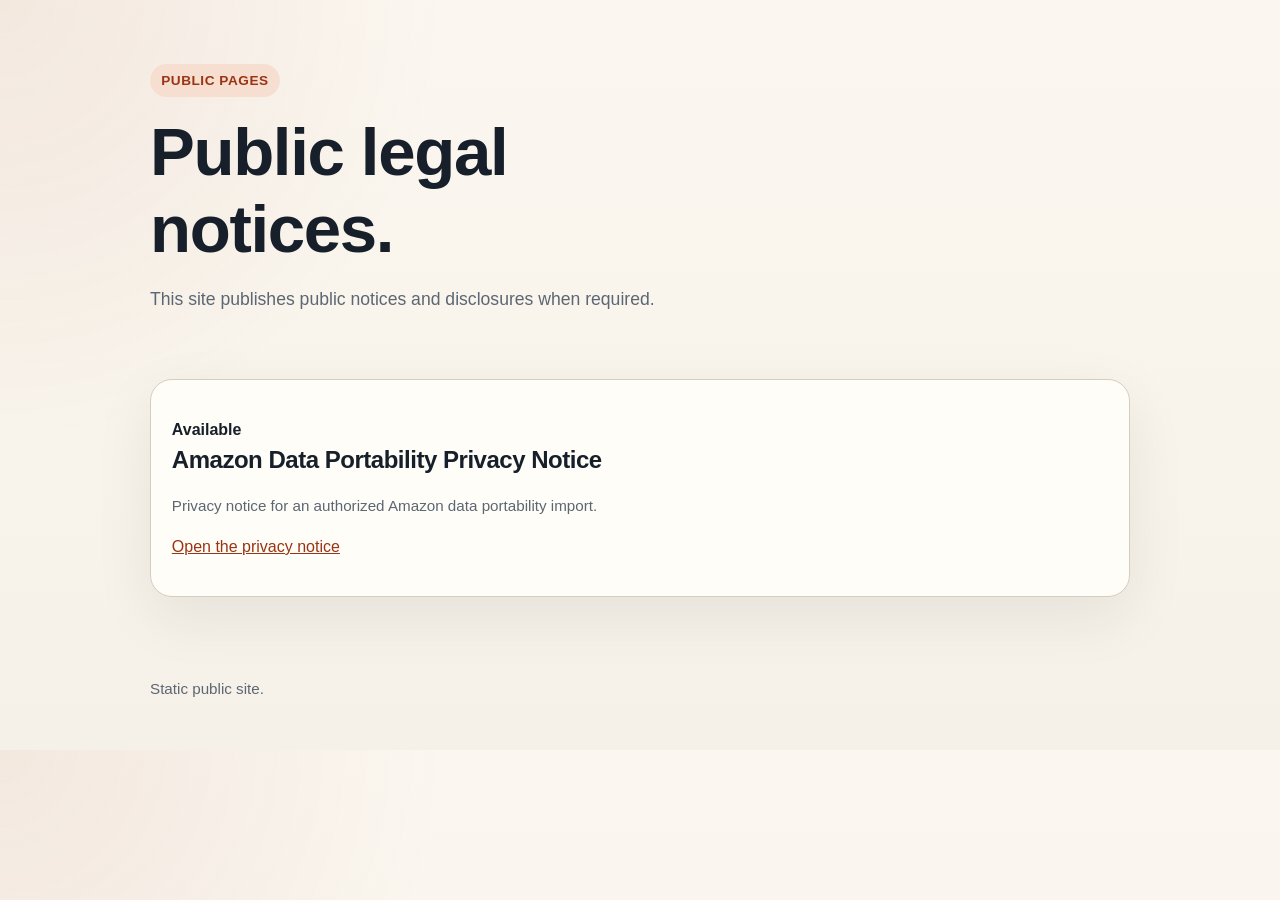
<file: index.html>
<!doctype html>
<html lang="en">
  <head>
    <meta charset="utf-8">
    <meta name="viewport" content="width=device-width, initial-scale=1">
    <title>FNLOZZIO Public Pages</title>
    <meta
      name="description"
      content="Public legal notices and disclosures."
    >
    <link rel="stylesheet" href="/assets/site.css">
  </head>
  <body>
    <main>
      <section class="hero">
        <div class="wrap">
          <p class="eyebrow">Public Pages</p>
          <h1>Public legal notices.</h1>
          <p class="lede">
            This site publishes public notices and disclosures when required.
          </p>
        </div>
      </section>

      <section class="section">
        <div class="wrap">
          <article class="card">
            <p class="kicker">Available</p>
            <h2>Amazon Data Portability Privacy Notice</h2>
            <p class="meta">
              Privacy notice for an authorized Amazon data portability import.
            </p>
            <p>
              <a href="/legal/amazon-portability-privacy/">Open the privacy notice</a>
            </p>
          </article>
        </div>
      </section>
    </main>

    <footer>
      <div class="wrap">
        Static public site.
      </div>
    </footer>
  </body>
</html>
</file>
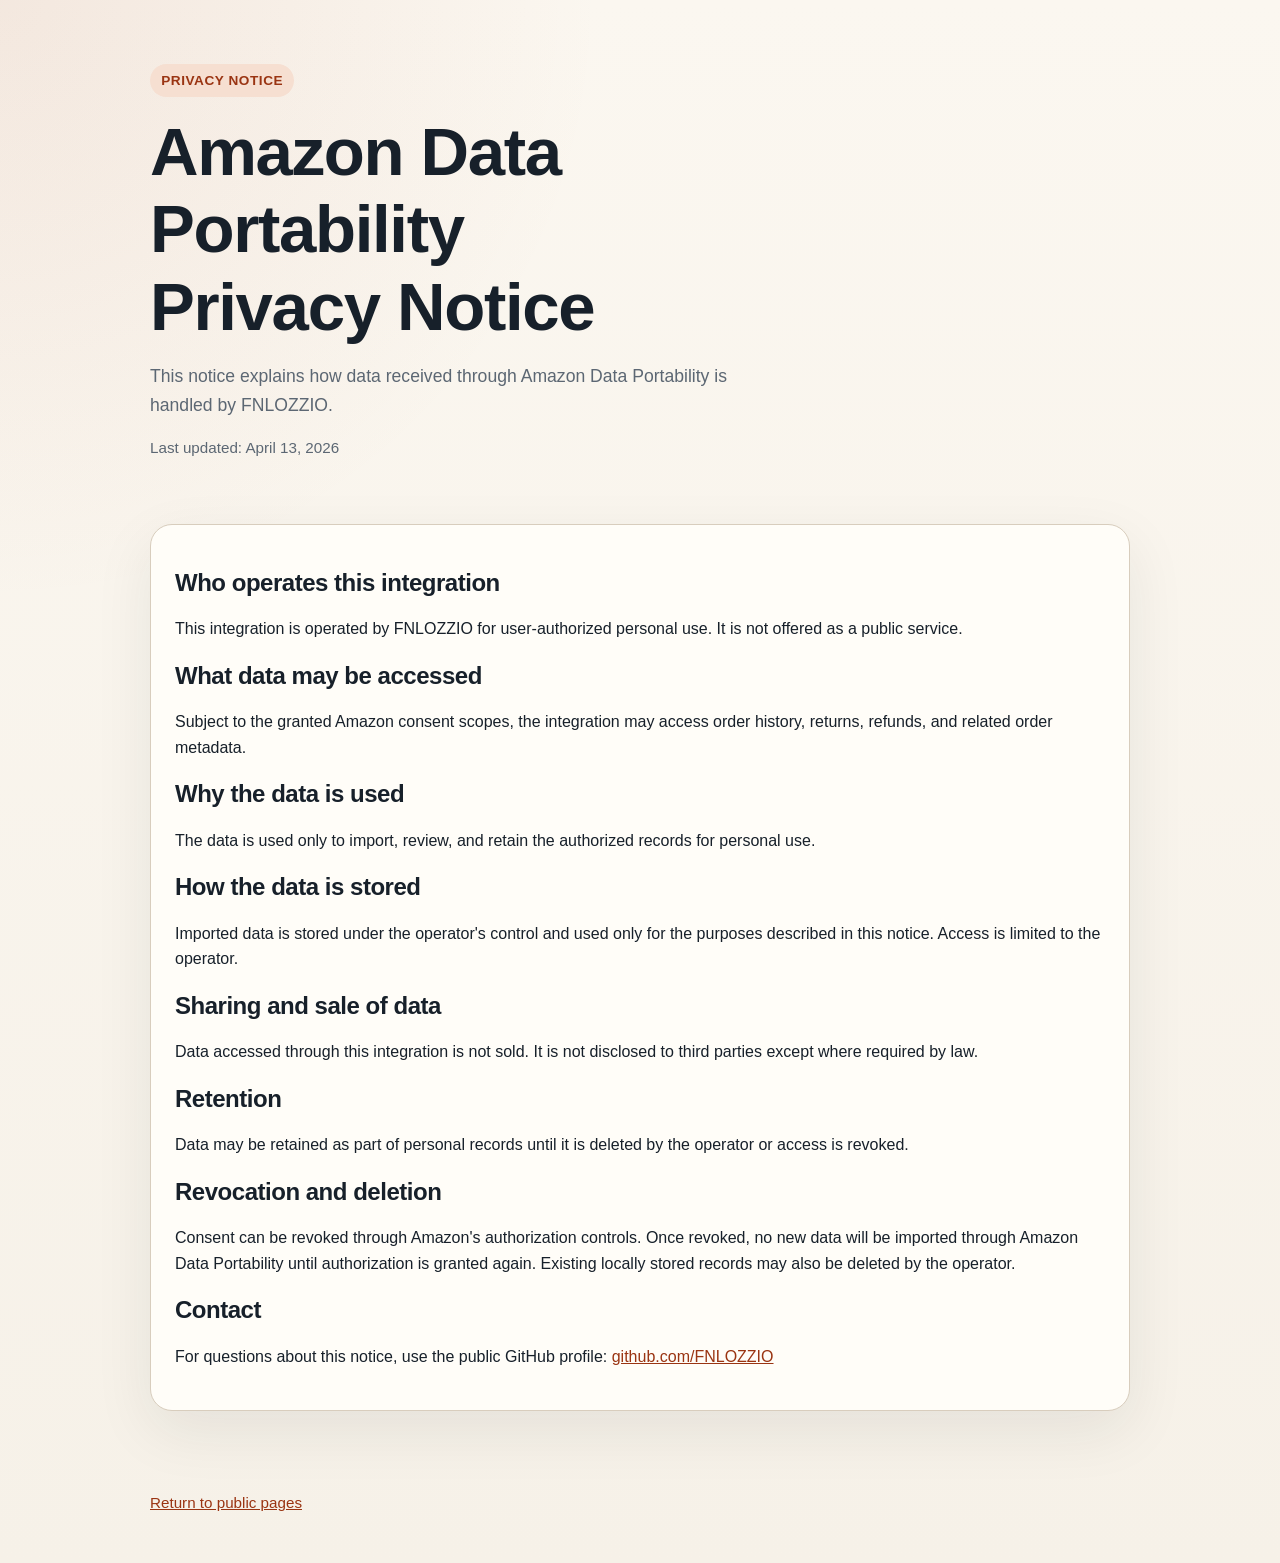
<file: legal/amazon-portability-privacy/index.html>
<!doctype html>
<html lang="en">
  <head>
    <meta charset="utf-8">
    <meta name="viewport" content="width=device-width, initial-scale=1">
    <title>Amazon Data Portability Privacy Notice</title>
    <meta
      name="description"
      content="Privacy notice for an authorized Amazon data portability import."
    >
    <link rel="stylesheet" href="/assets/site.css">
  </head>
  <body>
    <main>
      <section class="hero">
        <div class="wrap">
          <p class="eyebrow">Privacy Notice</p>
          <h1>Amazon Data Portability Privacy Notice</h1>
          <p class="lede">
            This notice explains how data received through Amazon Data Portability is handled by FNLOZZIO.
          </p>
          <p class="meta">Last updated: April 13, 2026</p>
        </div>
      </section>

      <section class="section">
        <div class="wrap panel">
          <h2>Who operates this integration</h2>
          <p>
            This integration is operated by FNLOZZIO for user-authorized personal use. It is not offered as a public service.
          </p>

          <h2>What data may be accessed</h2>
          <p>
            Subject to the granted Amazon consent scopes, the integration may access order history,
            returns, refunds, and related order metadata.
          </p>

          <h2>Why the data is used</h2>
          <p>
            The data is used only to import, review, and retain the authorized records for personal use.
          </p>

          <h2>How the data is stored</h2>
          <p>
            Imported data is stored under the operator's control and used only for the purposes described in this notice.
            Access is limited to the operator.
          </p>

          <h2>Sharing and sale of data</h2>
          <p>
            Data accessed through this integration is not sold. It is not disclosed to third parties except where required by law.
          </p>

          <h2>Retention</h2>
          <p>
            Data may be retained as part of personal records until it is deleted by the operator or access is revoked.
          </p>

          <h2>Revocation and deletion</h2>
          <p>
            Consent can be revoked through Amazon's authorization controls. Once revoked, no
            new data will be imported through Amazon Data Portability until authorization is
            granted again. Existing locally stored records may also be deleted by the operator.
          </p>

          <h2>Contact</h2>
          <p>
            For questions about this notice, use the public GitHub profile:
            <a href="https://github.com/FNLOZZIO">github.com/FNLOZZIO</a>
          </p>
        </div>
      </section>
    </main>

    <footer>
      <div class="wrap">
        <a href="/">Return to public pages</a>
      </div>
    </footer>
  </body>
</html>
</file>
<file: assets/site.css>
:root {
  color-scheme: light;
  --bg: #f6f1e8;
  --paper: #fffdf8;
  --ink: #17202a;
  --muted: #5c6773;
  --line: #d8cdbd;
  --accent: #9a3412;
  --accent-soft: #f6dfd1;
  --shadow: 0 20px 60px rgba(23, 32, 42, 0.08);
  --max: 980px;
}

* {
  box-sizing: border-box;
}

html {
  font-family: "Segoe UI", "Helvetica Neue", Helvetica, Arial, sans-serif;
  line-height: 1.6;
  color: var(--ink);
  background:
    radial-gradient(circle at top left, rgba(154, 52, 18, 0.08), transparent 30%),
    linear-gradient(180deg, #fbf7f0 0%, var(--bg) 100%);
}

body {
  margin: 0;
}

a {
  color: var(--accent);
}

.wrap {
  width: min(calc(100% - 2rem), var(--max));
  margin: 0 auto;
}

.hero {
  padding: 4rem 0 2rem;
}

.eyebrow {
  display: inline-block;
  margin: 0 0 1rem;
  padding: 0.35rem 0.7rem;
  border-radius: 999px;
  background: var(--accent-soft);
  color: var(--accent);
  font-size: 0.85rem;
  font-weight: 700;
  letter-spacing: 0.04em;
  text-transform: uppercase;
}

h1,
h2,
h3 {
  line-height: 1.15;
  letter-spacing: -0.02em;
}

h1 {
  margin: 0;
  font-size: clamp(2.2rem, 7vw, 4.2rem);
  max-width: 12ch;
}

.lede {
  max-width: 60ch;
  font-size: 1.1rem;
  color: var(--muted);
}

.grid {
  display: grid;
  gap: 1rem;
  grid-template-columns: repeat(auto-fit, minmax(260px, 1fr));
}

.card,
.panel {
  background: var(--paper);
  border: 1px solid var(--line);
  border-radius: 22px;
  box-shadow: var(--shadow);
}

.card {
  padding: 1.3rem;
}

.card h2,
.card h3 {
  margin-top: 0;
}

.section {
  padding: 1rem 0 3rem;
}

.panel {
  padding: 1.5rem;
}

.meta {
  color: var(--muted);
  font-size: 0.95rem;
}

ul {
  padding-left: 1.2rem;
}

footer {
  padding: 2rem 0 3rem;
  color: var(--muted);
  font-size: 0.95rem;
}

.kicker {
  font-weight: 700;
  margin-bottom: 0.25rem;
}

@media (max-width: 640px) {
  .hero {
    padding-top: 2.5rem;
  }
}
</file>
